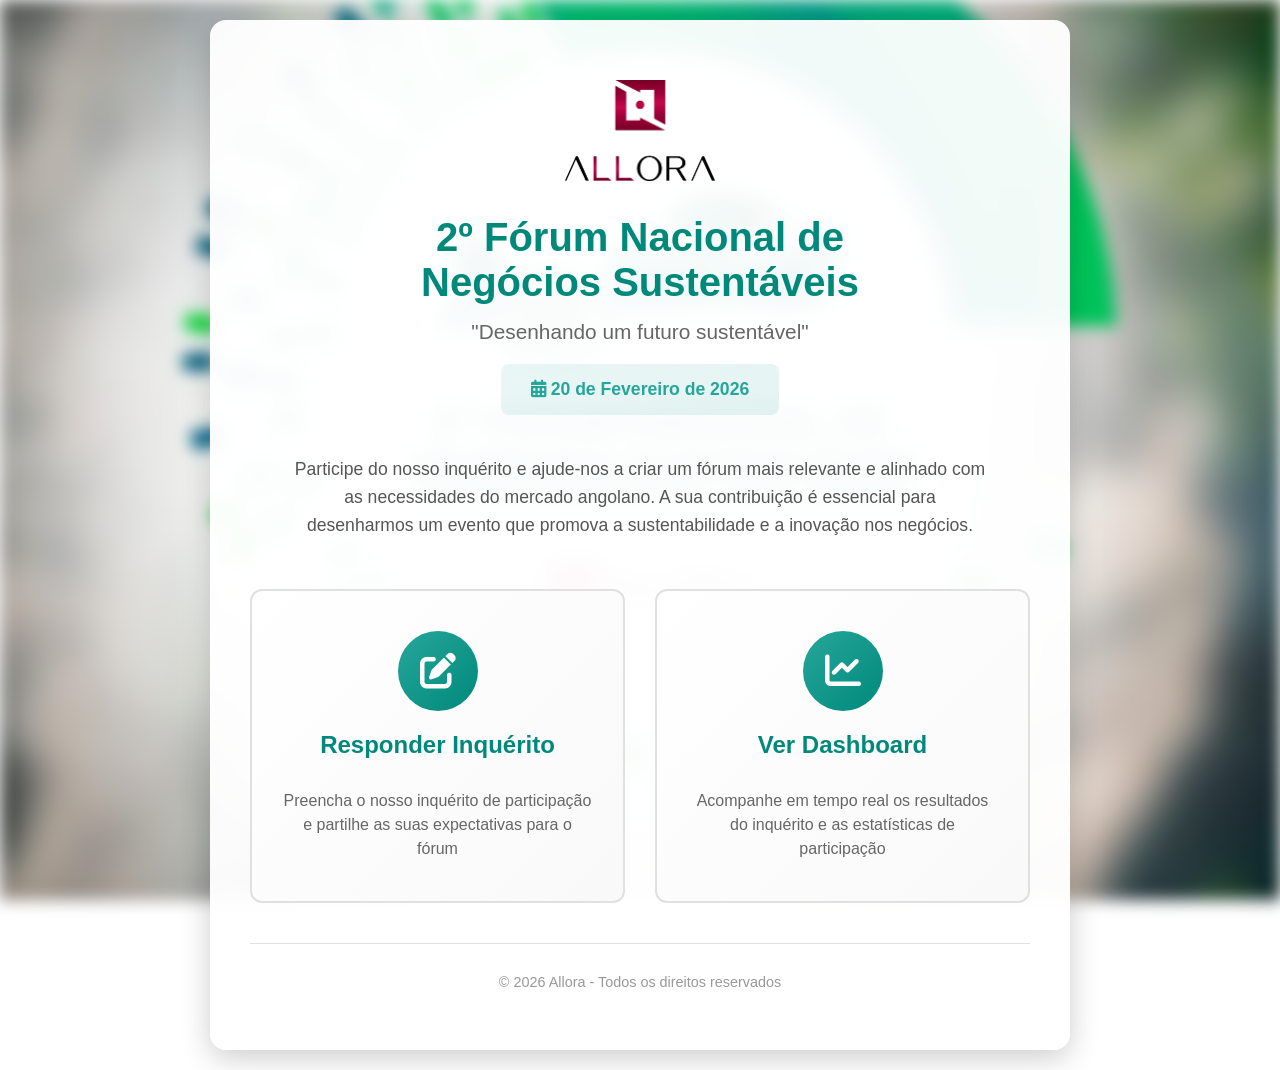
<file: index.html>
<!DOCTYPE html>
<html lang="pt">
<head>
    <meta charset="UTF-8">
    <meta name="viewport" content="width=device-width, initial-scale=1.0">
    <title>2º Fórum Nacional de Negócios Sustentáveis - Allora</title>
    <link rel="stylesheet" href="https://cdnjs.cloudflare.com/ajax/libs/font-awesome/6.4.0/css/all.min.css">
    <style>
        * {
            margin: 0;
            padding: 0;
            box-sizing: border-box;
        }

        body {
            font-family: 'Segoe UI', Tahoma, Geneva, Verdana, sans-serif;
            color: #333;
            min-height: 100vh;
            display: flex;
            align-items: center;
            justify-content: center;
            position: relative;
            overflow-x: hidden;
        }

        /* Fundo com imagem e blur */
        body::before {
            content: '';
            position: fixed;
            top: 0;
            left: 0;
            width: 100%;
            height: 100%;
            background-image: url('Foto.jpg');
            background-size: cover;
            background-position: center;
            background-repeat: no-repeat;
            filter: blur(8px);
            z-index: -1;
        }

        .landing-container {
            max-width: 900px;
            width: 100%;
            padding: 20px;
        }

        .landing-card {
            background-color: rgba(255, 255, 255, 0.95);
            backdrop-filter: blur(10px);
            border-radius: 16px;
            padding: 60px 40px;
            box-shadow: 0 8px 30px rgba(0, 0, 0, 0.2);
            text-align: center;
        }

        .logo {
            max-width: 150px;
            margin-bottom: 30px;
        }

        h1 {
            font-size: 2.5em;
            color: #00897B;
            margin-bottom: 15px;
            font-weight: 700;
        }

        .subtitle {
            font-size: 1.3em;
            color: #666;
            margin-bottom: 20px;
            font-weight: 300;
        }

        .event-date {
            font-size: 1.1em;
            color: #26A69A;
            font-weight: 600;
            margin-bottom: 40px;
            padding: 15px 30px;
            background: linear-gradient(135deg, rgba(38, 166, 154, 0.1) 0%, rgba(0, 137, 123, 0.1) 100%);
            border-radius: 8px;
            display: inline-block;
        }

        .description {
            font-size: 1.1em;
            color: #555;
            line-height: 1.6;
            margin-bottom: 50px;
            max-width: 700px;
            margin-left: auto;
            margin-right: auto;
        }

        .actions-container {
            display: grid;
            grid-template-columns: repeat(auto-fit, minmax(300px, 1fr));
            gap: 30px;
            margin-top: 40px;
        }

        .action-card {
            background: linear-gradient(135deg, #fff 0%, #f9f9f9 100%);
            border: 2px solid #e0e0e0;
            border-radius: 12px;
            padding: 40px 30px;
            text-decoration: none;
            color: inherit;
            transition: all 0.3s ease;
            display: flex;
            flex-direction: column;
            align-items: center;
            gap: 20px;
        }

        .action-card:hover {
            transform: translateY(-8px);
            box-shadow: 0 12px 30px rgba(0, 0, 0, 0.15);
            border-color: #26A69A;
        }

        .action-icon {
            width: 80px;
            height: 80px;
            background: linear-gradient(135deg, #26A69A 0%, #00897B 100%);
            border-radius: 50%;
            display: flex;
            align-items: center;
            justify-content: center;
            font-size: 36px;
            color: #fff;
            transition: all 0.3s ease;
        }

        .action-card:hover .action-icon {
            transform: scale(1.1);
            box-shadow: 0 8px 20px rgba(38, 166, 154, 0.4);
        }

        .action-title {
            font-size: 1.5em;
            font-weight: 700;
            color: #00897B;
            margin-bottom: 10px;
        }

        .action-description {
            font-size: 1em;
            color: #666;
            line-height: 1.5;
        }

        .footer {
            text-align: center;
            margin-top: 40px;
            padding-top: 30px;
            border-top: 1px solid #e0e0e0;
            color: #999;
            font-size: 0.9em;
        }

        /* Responsividade */
        @media (max-width: 768px) {
            .landing-card {
                padding: 40px 25px;
            }

            h1 {
                font-size: 2em;
            }

            .subtitle {
                font-size: 1.1em;
            }

            .actions-container {
                grid-template-columns: 1fr;
            }

            .action-card {
                padding: 30px 20px;
            }
        }
    </style>
</head>
<body>

    <div class="landing-container">
        <div class="landing-card">
            <img src="logotipo.png" alt="Logo Allora" class="logo">

            <h1>2º Fórum Nacional de<br>Negócios Sustentáveis</h1>

            <p class="subtitle">"Desenhando um futuro sustentável"</p>

            <div class="event-date">
                <i class="fas fa-calendar-alt"></i> 20 de Fevereiro de 2026
            </div>

            <p class="description">
                Participe do nosso inquérito e ajude-nos a criar um fórum mais relevante e alinhado
                com as necessidades do mercado angolano. A sua contribuição é essencial para desenharmos
                um evento que promova a sustentabilidade e a inovação nos negócios.
            </p>

            <div class="actions-container">
                <a href="inquiry.html" class="action-card">
                    <div class="action-icon">
                        <i class="fas fa-edit"></i>
                    </div>
                    <div class="action-title">Responder Inquérito</div>
                    <div class="action-description">
                        Preencha o nosso inquérito de participação e partilhe as suas expectativas para o fórum
                    </div>
                </a>

                <a href="dashboard.html" class="action-card">
                    <div class="action-icon">
                        <i class="fas fa-chart-line"></i>
                    </div>
                    <div class="action-title">Ver Dashboard</div>
                    <div class="action-description">
                        Acompanhe em tempo real os resultados do inquérito e as estatísticas de participação
                    </div>
                </a>
            </div>

            <div class="footer">
                <p>&copy; 2026 Allora - Todos os direitos reservados</p>
            </div>
        </div>
    </div>

</body>
</html>
</file>
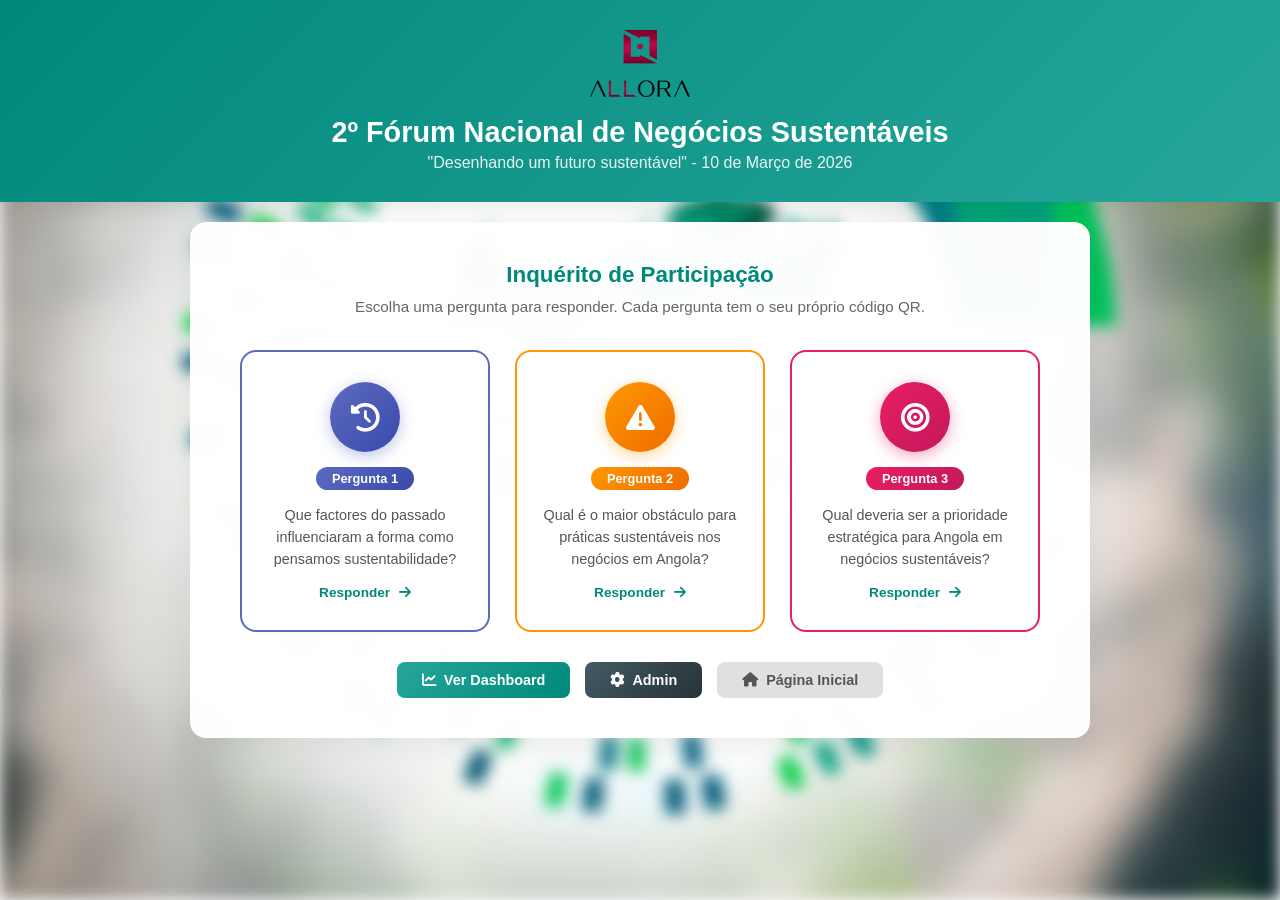
<file: inquiry.html>
<!DOCTYPE html>
<html lang="pt">
<head>
    <meta charset="UTF-8">
    <meta name="viewport" content="width=device-width, initial-scale=1.0">
    <title>Inquérito: 2º Fórum Nacional de Negócios Sustentáveis</title>
    <link rel="stylesheet" href="style.css">
    <link rel="stylesheet" href="https://cdnjs.cloudflare.com/ajax/libs/font-awesome/6.4.0/css/all.min.css">
    <style>
        .survey-only-wrapper {
            max-width: 900px;
            margin: 20px auto;
            background-color: rgba(255, 255, 255, 0.98);
            backdrop-filter: blur(10px);
            border-radius: 16px;
            padding: 40px 50px;
            box-shadow: 0 8px 30px rgba(0, 0, 0, 0.08);
        }
        .hub-title {
            text-align: center;
            font-size: 1.4rem;
            color: #00897B;
            font-weight: 700;
            margin-bottom: 10px;
        }
        .hub-subtitle {
            text-align: center;
            color: #666;
            font-size: 0.95rem;
            margin-bottom: 35px;
        }
        .questions-grid {
            display: grid;
            grid-template-columns: repeat(auto-fit, minmax(250px, 1fr));
            gap: 25px;
        }
        .question-card {
            background: #fff;
            border: 2px solid #e0e0e0;
            border-radius: 16px;
            padding: 30px 25px;
            text-decoration: none;
            color: inherit;
            transition: all 0.3s ease;
            display: flex;
            flex-direction: column;
            align-items: center;
            text-align: center;
            gap: 15px;
        }
        .question-card:hover {
            transform: translateY(-8px);
            box-shadow: 0 12px 30px rgba(0, 0, 0, 0.12);
        }
        .question-card.card-1 { border-color: #5C6BC0; }
        .question-card.card-1:hover { border-color: #3949AB; }
        .question-card.card-2 { border-color: #FF9800; }
        .question-card.card-2:hover { border-color: #EF6C00; }
        .question-card.card-3 { border-color: #E91E63; }
        .question-card.card-3:hover { border-color: #C2185B; }

        .card-icon {
            width: 70px;
            height: 70px;
            border-radius: 50%;
            display: flex;
            align-items: center;
            justify-content: center;
            font-size: 1.8rem;
            color: #fff;
        }
        .card-1 .card-icon {
            background: linear-gradient(135deg, #5C6BC0 0%, #3949AB 100%);
            box-shadow: 0 4px 15px rgba(92, 107, 192, 0.4);
        }
        .card-2 .card-icon {
            background: linear-gradient(135deg, #FF9800 0%, #EF6C00 100%);
            box-shadow: 0 4px 15px rgba(255, 152, 0, 0.4);
        }
        .card-3 .card-icon {
            background: linear-gradient(135deg, #E91E63 0%, #C2185B 100%);
            box-shadow: 0 4px 15px rgba(233, 30, 99, 0.4);
        }
        .card-badge {
            display: inline-block;
            padding: 4px 16px;
            border-radius: 15px;
            font-size: 0.8rem;
            font-weight: 700;
            color: #fff;
        }
        .card-1 .card-badge { background: linear-gradient(135deg, #5C6BC0, #3949AB); }
        .card-2 .card-badge { background: linear-gradient(135deg, #FF9800, #EF6C00); }
        .card-3 .card-badge { background: linear-gradient(135deg, #E91E63, #C2185B); }

        .card-text {
            font-size: 0.9rem;
            color: #555;
            line-height: 1.5;
        }
        .card-action {
            font-size: 0.85rem;
            font-weight: 700;
            color: #00897B;
            margin-top: auto;
        }
        .card-action i { margin-left: 5px; }

        .nav-links {
            display: flex;
            justify-content: center;
            gap: 15px;
            margin-top: 30px;
            flex-wrap: wrap;
        }
        .nav-links a {
            padding: 10px 25px;
            border-radius: 8px;
            text-decoration: none;
            font-size: 0.9rem;
            font-weight: 600;
            transition: all 0.3s ease;
            display: inline-flex;
            align-items: center;
            gap: 8px;
        }
        .nav-links .btn-dashboard {
            background: linear-gradient(135deg, #26A69A 0%, #00897B 100%);
            color: #fff;
        }
        .nav-links .btn-dashboard:hover {
            transform: translateY(-2px);
            box-shadow: 0 4px 15px rgba(38, 166, 154, 0.4);
        }
        .nav-links .btn-home {
            background: #e0e0e0;
            color: #555;
        }
        .nav-links .btn-home:hover {
            background: #d0d0d0;
        }

        @media (max-width: 768px) {
            .survey-only-wrapper { margin: 10px; padding: 30px 20px; }
            .questions-grid { grid-template-columns: 1fr; }
        }
    </style>
</head>
<body>

    <header class="event-header">
        <div class="header-content">
            <img src="logotipo.png" alt="Logo Allora" class="logo">
            <h1>2º Fórum Nacional de Negócios Sustentáveis</h1>
            <p class="subtitle">"Desenhando um futuro sustentável" - 10 de Março de 2026</p>
        </div>
    </header>

    <div class="survey-only-wrapper">
        <h2 class="hub-title">Inquérito de Participação</h2>
        <p class="hub-subtitle">Escolha uma pergunta para responder. Cada pergunta tem o seu próprio código QR.</p>

        <div class="questions-grid">
            <a href="pergunta1/index.html" class="question-card card-1">
                <div class="card-icon"><i class="fas fa-history"></i></div>
                <span class="card-badge">Pergunta 1</span>
                <p class="card-text">Que factores do passado influenciaram a forma como pensamos sustentabilidade?</p>
                <span class="card-action">Responder <i class="fas fa-arrow-right"></i></span>
            </a>

            <a href="pergunta2/index.html" class="question-card card-2">
                <div class="card-icon"><i class="fas fa-exclamation-triangle"></i></div>
                <span class="card-badge">Pergunta 2</span>
                <p class="card-text">Qual é o maior obstáculo para práticas sustentáveis nos negócios em Angola?</p>
                <span class="card-action">Responder <i class="fas fa-arrow-right"></i></span>
            </a>

            <a href="pergunta3/index.html" class="question-card card-3">
                <div class="card-icon"><i class="fas fa-bullseye"></i></div>
                <span class="card-badge">Pergunta 3</span>
                <p class="card-text">Qual deveria ser a prioridade estratégica para Angola em negócios sustentáveis?</p>
                <span class="card-action">Responder <i class="fas fa-arrow-right"></i></span>
            </a>
        </div>

        <div class="nav-links">
            <a href="dashboard.html" class="btn-dashboard"><i class="fas fa-chart-line"></i> Ver Dashboard</a>
            <a href="admin.html" class="btn-dashboard" style="background: linear-gradient(135deg, #455A64 0%, #263238 100%);"><i class="fas fa-cog"></i> Admin</a>
            <a href="index.html" class="btn-home"><i class="fas fa-home"></i> Página Inicial</a>
        </div>
    </div>

</body>
</html>
</file>
<file: style.css>
/* Estilos gerais */
* {
    margin: 0;
    padding: 0;
    box-sizing: border-box;
}

body {
    font-family: 'Segoe UI', Tahoma, Geneva, Verdana, sans-serif;
    color: #333;
    min-height: 100vh;
    position: relative;
    overflow-x: hidden;
}

/* Fundo com imagem e blur */
body::before {
    content: '';
    position: fixed;
    top: 0;
    left: 0;
    width: 100%;
    height: 100%;
    background-image: url('Foto.jpg');
    background-size: cover;
    background-position: center;
    background-repeat: no-repeat;
    filter: blur(8px);
    z-index: -1;
}

/* Container Principal - Duas Colunas */
.main-container {
    display: grid;
    grid-template-columns: 1fr 1fr;
    gap: 20px;
    padding: 20px;
    max-width: 1800px;
    margin: 0 auto;
    min-height: calc(100vh - 200px);
}

/* Cabeçalho do Evento */
.event-header {
    background: linear-gradient(135deg, #00897B 0%, #26A69A 100%);
    color: #fff;
    padding: 30px 40px;
    text-align: center;
    box-shadow: 0 4px 20px rgba(0, 0, 0, 0.1);
    position: sticky;
    top: 0;
    z-index: 100;
}

.logo {
    max-width: 100px;
    margin-bottom: 15px;
}

.event-header h1 {
    font-size: 1.8em;
    margin-bottom: 5px;
    font-weight: 700;
}

.event-header .subtitle {
    font-size: 1em;
    opacity: 0.9;
    font-weight: 300;
}

/* Colunas */
.form-column, .dashboard-column {
    background-color: rgba(255, 255, 255, 0.95);
    backdrop-filter: blur(10px);
    border-radius: 12px;
    padding: 25px;
    box-shadow: 0 4px 20px rgba(0, 0, 0, 0.1);
    overflow-y: auto;
    max-height: calc(100vh - 220px);
}

.form-wrapper, .dashboard-wrapper {
    height: 100%;
}

.section-title {
    font-size: 1.4em;
    color: #00897B;
    margin-bottom: 20px;
    padding-bottom: 15px;
    border-bottom: 2px solid #e0e0e0;
    display: flex;
    align-items: center;
    gap: 10px;
}

.section-title i {
    font-size: 0.9em;
}

/* Formulário */
.survey-form {
    padding: 0;
}

.admin-actions {
    margin-top: 20px;
    display: flex;
    gap: 15px;
}

.admin-actions button {
    background-color: #34495e;
    color: #fff;
    padding: 10px 20px;
    border: none;
    border-radius: 5px;
    cursor: pointer;
    font-size: 15px;
    transition: background-color 0.3s;
}

.admin-actions button:hover {
    background-color: #2c3e50;
}

fieldset {
    border: none;
    border-top: 1px solid #e0e0e0;
    padding: 30px 0;
    margin: 0;
}

fieldset:first-of-type {
    border-top: none;
    padding-top: 0;
}

legend {
    font-size: 1.4em;
    font-weight: 700;
    color: #00897B; /* Verde escuro do logo */
    padding-right: 10px;
    margin-bottom: 20px;
}

.form-group {
    margin-bottom: 20px;
    position: relative;
}

/* Labels gerais das perguntas */
.form-group > label {
    display: block;
    margin-bottom: 8px;
    font-weight: 600;
    color: #34495e;
}

/* Grupos de Radio e Checkbox */
.radio-group label,
.checkbox-group label {
    display: block;
    margin-bottom: 10px;
    font-weight: 400;
    cursor: pointer;
}

.radio-group input,
.checkbox-group input {
    margin-right: 10px;
}

.other-label {
    display: flex;
    align-items: center;
}

.inline-text {
    margin-left: 5px;
    flex-grow: 1;
    max-width: 300px;
    padding: 6px 10px !important;
    font-size: 15px !important;
}

/* Grupo de Avaliação (Rating) */
.rating-group {
    display: flex;
    flex-direction: column;
    gap: 15px;
}

.rating-item {
    display: flex;
    justify-content: space-between;
    align-items: center;
    flex-wrap: wrap;
    gap: 10px;
    padding: 10px;
    background-color: #f9f9f9;
    border-radius: 5px;
}

.rating-item span {
    font-weight: 500;
}

.rating-scale {
    display: flex;
    gap: 5px;
}

.rating-scale label {
    display: flex;
    flex-direction: column;
    align-items: center;
    cursor: pointer;
    font-size: 0.9em;
    min-width: 30px;
}

.rating-scale input[type="radio"] {
    margin-top: 5px;
}

/* Inputs de Texto e Textarea */
input[type="text"],
input[type="email"],
input[type="tel"],
textarea {
    width: 100%;
    padding: 12px;
    border: 1px solid #ddd;
    border-radius: 5px;
    box-sizing: border-box;
    font-size: 16px;
    transition: border-color 0.3s, box-shadow 0.3s;
    background-color: #fdfdfd;
}

input:focus, textarea:focus {
    border-color: #26A69A; /* Verde vibrante do logo */
    box-shadow: 0 0 5px rgba(38, 166, 154, 0.5);
    outline: none;
}

textarea {
    resize: vertical;
    min-height: 100px;
}

/* Estilos de validação */
.error-message {
    color: #e74c3c;
    font-size: 12px;
    display: none; /* Oculto por padrão */
    margin-top: 5px;
}

input.invalid, textarea.invalid {
    border-color: #e74c3c;
}

input.invalid + .error-message,
textarea.invalid + .error-message {
    display: block; /* Exibido quando há erro */
}

/* Rodapé do Formulário */
.form-footer {
    padding-top: 20px;
    border-top: 1px solid #e0e0e0;
}

button[type="submit"] {
    width: 100%;
    padding: 15px;
    background-color: #26A69A; /* Verde vibrante do logo */
    color: #fff;
    border: none;
    border-radius: 5px;
    font-size: 18px;
    font-weight: bold;
    cursor: pointer;
    transition: background-color 0.3s, transform 0.2s, box-shadow 0.3s;
}

button[type="submit"]:hover {
    background-color: #208378;
    transform: translateY(-2px);
}

/* Mensagem de sucesso */
.success-message {
    display: none;
    margin-top: 20px;
    padding: 15px;
    background-color: #2ecc71;
    color: #fff;
    text-align: center;
    border-radius: 5px;
}

/* Admin Compacto */
.admin-compact {
    margin-top: 30px;
    padding-top: 20px;
    border-top: 2px solid #e0e0e0;
}

.btn-admin {
    width: 100%;
    padding: 12px;
    background: linear-gradient(135deg, #34495e 0%, #2c3e50 100%);
    color: #fff;
    border: none;
    border-radius: 8px;
    font-size: 14px;
    cursor: pointer;
    transition: all 0.3s ease;
    display: flex;
    align-items: center;
    justify-content: center;
    gap: 8px;
}

.btn-admin:hover {
    transform: translateY(-2px);
    box-shadow: 0 4px 15px rgba(52, 73, 94, 0.3);
}

.admin-panel-compact {
    margin-top: 15px;
    padding: 15px;
    background: rgba(248, 249, 250, 0.9);
    border-radius: 8px;
}

.admin-panel-compact p {
    margin-bottom: 10px;
    font-size: 0.9em;
}

.admin-actions-compact {
    display: flex;
    gap: 10px;
}

.btn-small {
    flex: 1;
    padding: 8px 12px;
    background: linear-gradient(135deg, #26A69A 0%, #00897B 100%);
    color: #fff;
    border: none;
    border-radius: 5px;
    font-size: 12px;
    cursor: pointer;
    transition: all 0.3s ease;
}

.btn-small:hover {
    transform: translateY(-2px);
    box-shadow: 0 3px 10px rgba(38, 166, 154, 0.3);
}

/* Seção de Estatísticas Compacta */
.stats-section-compact {
    display: grid;
    grid-template-columns: repeat(2, 1fr);
    gap: 15px;
    margin-bottom: 25px;
}

.stat-card-compact {
    background: linear-gradient(135deg, #26A69A 0%, #00897B 100%);
    border-radius: 10px;
    padding: 15px;
    display: flex;
    align-items: center;
    gap: 12px;
    box-shadow: 0 3px 10px rgba(0, 0, 0, 0.1);
    transition: transform 0.3s ease;
    color: #fff;
}

.stat-card-compact:hover {
    transform: translateY(-3px);
}

.stat-icon-compact {
    width: 45px;
    height: 45px;
    background: rgba(255, 255, 255, 0.2);
    border-radius: 8px;
    display: flex;
    align-items: center;
    justify-content: center;
    font-size: 18px;
    flex-shrink: 0;
}

.stat-info-compact h3 {
    font-size: 1.6em;
    margin-bottom: 2px;
}

.stat-info-compact p {
    font-size: 0.85em;
    opacity: 0.9;
}

/* Seção de Gráficos Compacta */
.charts-section-compact {
    display: flex;
    flex-direction: column;
    gap: 20px;
}

.chart-container-compact {
    background: rgba(255, 255, 255, 0.5);
    border-radius: 10px;
    padding: 18px;
    box-shadow: 0 2px 10px rgba(0, 0, 0, 0.05);
}

.chart-header-compact {
    margin-bottom: 15px;
    padding-bottom: 10px;
    border-bottom: 2px solid #e0e0e0;
}

.chart-header-compact h3 {
    font-size: 1.1em;
    color: #00897B;
    margin: 0;
    display: flex;
    align-items: center;
    gap: 8px;
    font-weight: 600;
}

.chart-header-compact i {
    font-size: 0.9em;
}

.chart-wrapper-compact {
    position: relative;
    height: 250px;
}

/* Tabela Compacta */
.table-wrapper-compact {
    overflow-x: auto;
    max-height: 300px;
    overflow-y: auto;
}

.table-compact {
    width: 100%;
    border-collapse: collapse;
    font-size: 0.85em;
}

.table-compact thead {
    background: linear-gradient(135deg, #26A69A 0%, #00897B 100%);
    color: #fff;
    position: sticky;
    top: 0;
}

.table-compact thead th {
    padding: 10px;
    text-align: left;
    font-weight: 600;
    font-size: 0.9em;
}

.table-compact tbody tr {
    border-bottom: 1px solid #e0e0e0;
    transition: background-color 0.3s ease;
}

.table-compact tbody tr:hover {
    background-color: rgba(38, 166, 154, 0.08);
}

.table-compact tbody td {
    padding: 10px;
}

.empty-state {
    text-align: center;
    color: #999;
    font-style: italic;
    padding: 30px !important;
}

/* Responsividade */
@media (max-width: 1200px) {
    .main-container {
        grid-template-columns: 1fr;
        gap: 20px;
    }

    .form-column, .dashboard-column {
        max-height: none;
    }

    .dashboard-column {
        order: -1;
    }

    .chart-wrapper-compact {
        height: 280px;
    }
}

@media (max-width: 768px) {
    .event-header {
        padding: 20px;
    }

    .event-header h1 {
        font-size: 1.4em;
    }

    .event-header .subtitle {
        font-size: 0.9em;
    }

    .main-container {
        padding: 15px;
    }

    .form-column, .dashboard-column {
        padding: 20px;
    }

    .section-title {
        font-size: 1.2em;
    }

    .stats-section-compact {
        grid-template-columns: 1fr;
    }

    .chart-wrapper-compact {
        height: 250px;
    }

    .admin-actions-compact {
        flex-direction: column;
    }
}

@media (max-width: 480px) {
    .main-container {
        padding: 10px;
    }

    .form-column, .dashboard-column {
        padding: 15px;
        border-radius: 8px;
    }

    .section-title {
        font-size: 1.1em;
    }

    .logo {
        max-width: 80px;
    }

    .table-compact {
        font-size: 0.75em;
    }

    .table-compact thead th,
    .table-compact tbody td {
        padding: 8px 5px;
    }
}
</file>
